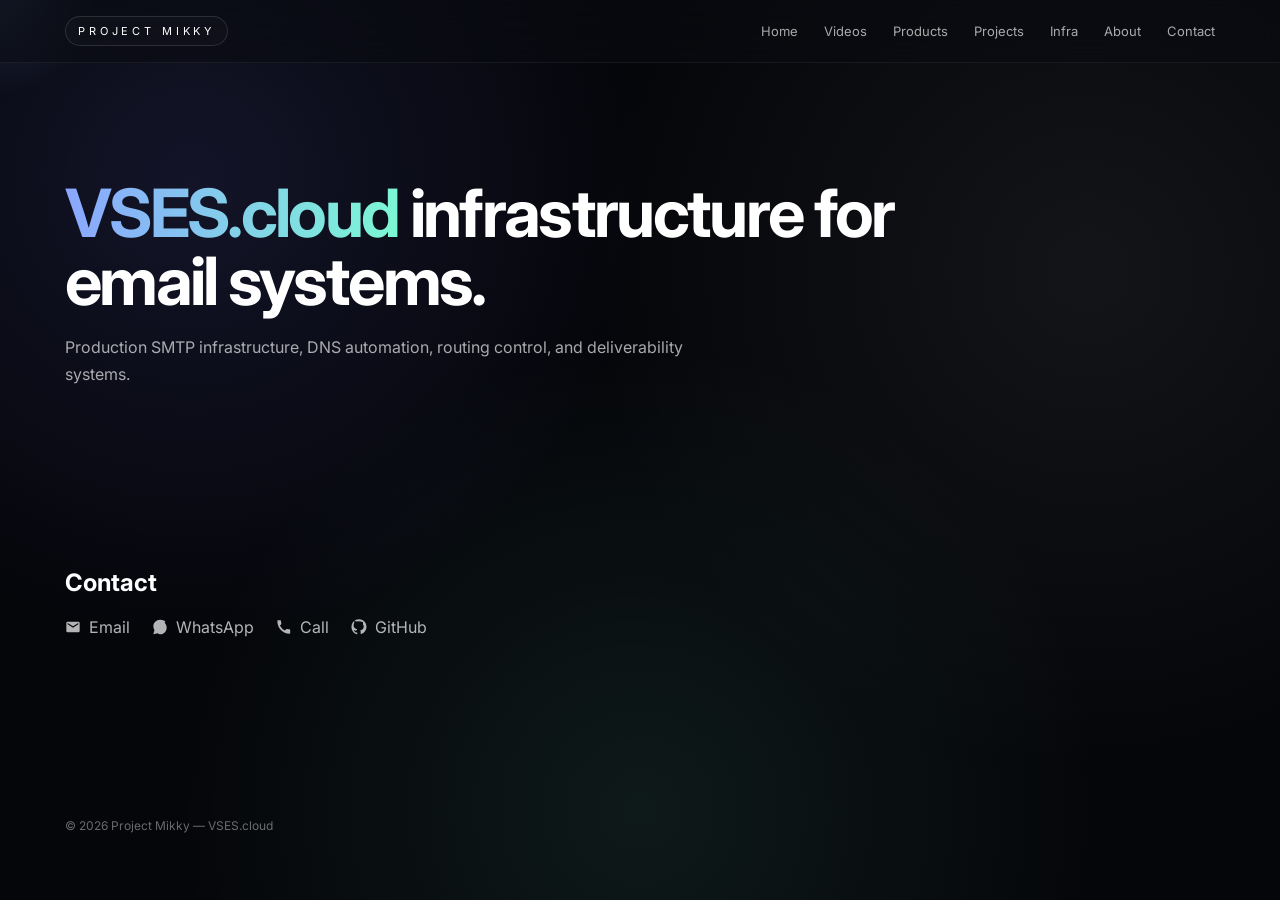
<file: index.html>
<!DOCTYPE html>
<html lang="en">
<head>

<meta charset="UTF-8" />
<meta name="viewport" content="width=device-width, initial-scale=1.0"/>

<title>Project Mikky | VSES.cloud</title>

<link href="https://fonts.googleapis.com/css2?family=Inter:wght@300;400;500;600;700&display=swap" rel="stylesheet">
<link rel="stylesheet" href="assets/css/style.css">

</head>

<body>

<!-- BACKGROUND -->
<div class="bg"></div>

<!-- CURSOR -->
<div class="cursor" id="cursor"></div>

<!-- NAVIGATION -->
<nav>

    <div class="container nav-inner">

        <!-- LOGO -->
        <a href="index.html" class="logo">
            PROJECT MIKKY
        </a>

        <!-- NAV LINKS -->
        <div class="nav-right">

            <a href="index.html">Home</a>
            <a href="videos.html">Videos</a>
            <a href="products.html">Products</a>
            <a href="projects.html">Projects</a>
            <a href="infra.html">Infra</a>
            <a href="about.html">About</a>
            <a href="contact.html">Contact</a>

        </div>

    </div>

</nav>

<!-- HERO -->
<section class="hero container reveal">

    <h1>
        <span>VSES.cloud</span>
        infrastructure for email systems.
    </h1>

    <p>
        Production SMTP infrastructure,
        DNS automation,
        routing control,
        and deliverability systems.
    </p>

</section>

<!-- CONTACT -->
<section class="section container reveal contact">

    <h2 style="margin-bottom:20px;">
        Contact
    </h2>

    <div>

        <a href="mailto:michael@projectmikky.com">

            <svg class="icon" viewBox="0 0 24 24" width="16" height="16" fill="currentColor">
                <path d="M20 4H4a2 2 0 00-2 2v12a2 2 0 002 2h16a2 2 0 002-2V6a2 2 0 00-2-2zm0 4l-8 5-8-5V6l8 5 8-5v2z"/>
            </svg>

            Email

        </a>

        <a href="https://wa.me/2349040000902">

            <svg class="icon" viewBox="0 0 24 24" width="16" height="16" fill="currentColor">
                <path d="M20 3.5A11.8 11.8 0 0012 1C6.5 1 2 5.5 2 11c0 2 .6 3.9 1.7 5.5L2 23l6.7-1.7A11.9 11.9 0 0012 23c5.5 0 10-4.5 10-10 0-3-1.2-5.8-3-7.5z"/>
            </svg>

            WhatsApp

        </a>

        <a href="tel:+2349040000902">

            <svg class="icon" viewBox="0 0 24 24" width="16" height="16" fill="currentColor">
                <path d="M6.6 10.8a15.6 15.6 0 006.6 6.6l2.2-2.2c.3-.3.7-.4 1.1-.3 1.2.4 2.5.6 3.8.6.6 0 1 .4 1 1V21c0 .6-.4 1-1 1C10.3 22 2 13.7 2 3c0-.6.4-1 1-1h3.5c.6 0 1 .4 1 1 0 1.3.2 2.6.6 3.8.1.4 0 .8-.3 1.1l-2.2 2.2z"/>
            </svg>

            Call

        </a>

        <a href="https://github.com/projectmikky/vses-cloud">

            <svg class="icon" viewBox="0 0 24 24" width="16" height="16" fill="currentColor">
                <path d="M12 .5C5.7.5.7 5.6.7 12c0 5.1 3.3 9.5 7.9 11 0.6.1.8-.3.8-.6v-2.2c-3.2.7-3.9-1.4-3.9-1.4-.5-1.3-1.2-1.7-1.2-1.7-1-.7.1-.7.1-.7 1.1.1 1.7 1.2 1.7 1.2 1 .1 2-.7 2.5-1.1.1-.7.4-1.2.7-1.5-2.6-.3-5.4-1.3-5.4-6 0-1.3.5-2.4 1.2-3.2-.1-.3-.5-1.5.1-3.1 0 0 1-.3 3.3 1.2a11 11 0 016 0C16.8 4.4 17.8 4.7 17.8 4.7c.6 1.6.2 2.8.1 3.1.8.8 1.2 1.9 1.2 3.2 0 4.7-2.8 5.7-5.4 6 .4.3.8 1 .8 2v3c0 .3.2.7.8.6 4.6-1.5 7.9-5.9 7.9-11C23.3 5.6 18.3.5 12 .5z"/>
            </svg>

            GitHub

        </a>

    </div>

</section>

<!-- FOOTER -->
<footer>

    <div class="container">
        © 2026 Project Mikky — VSES.cloud
    </div>

</footer>

<!-- JS -->
<script src="assets/js/main.js"></script>

</body>
</html>
</file>
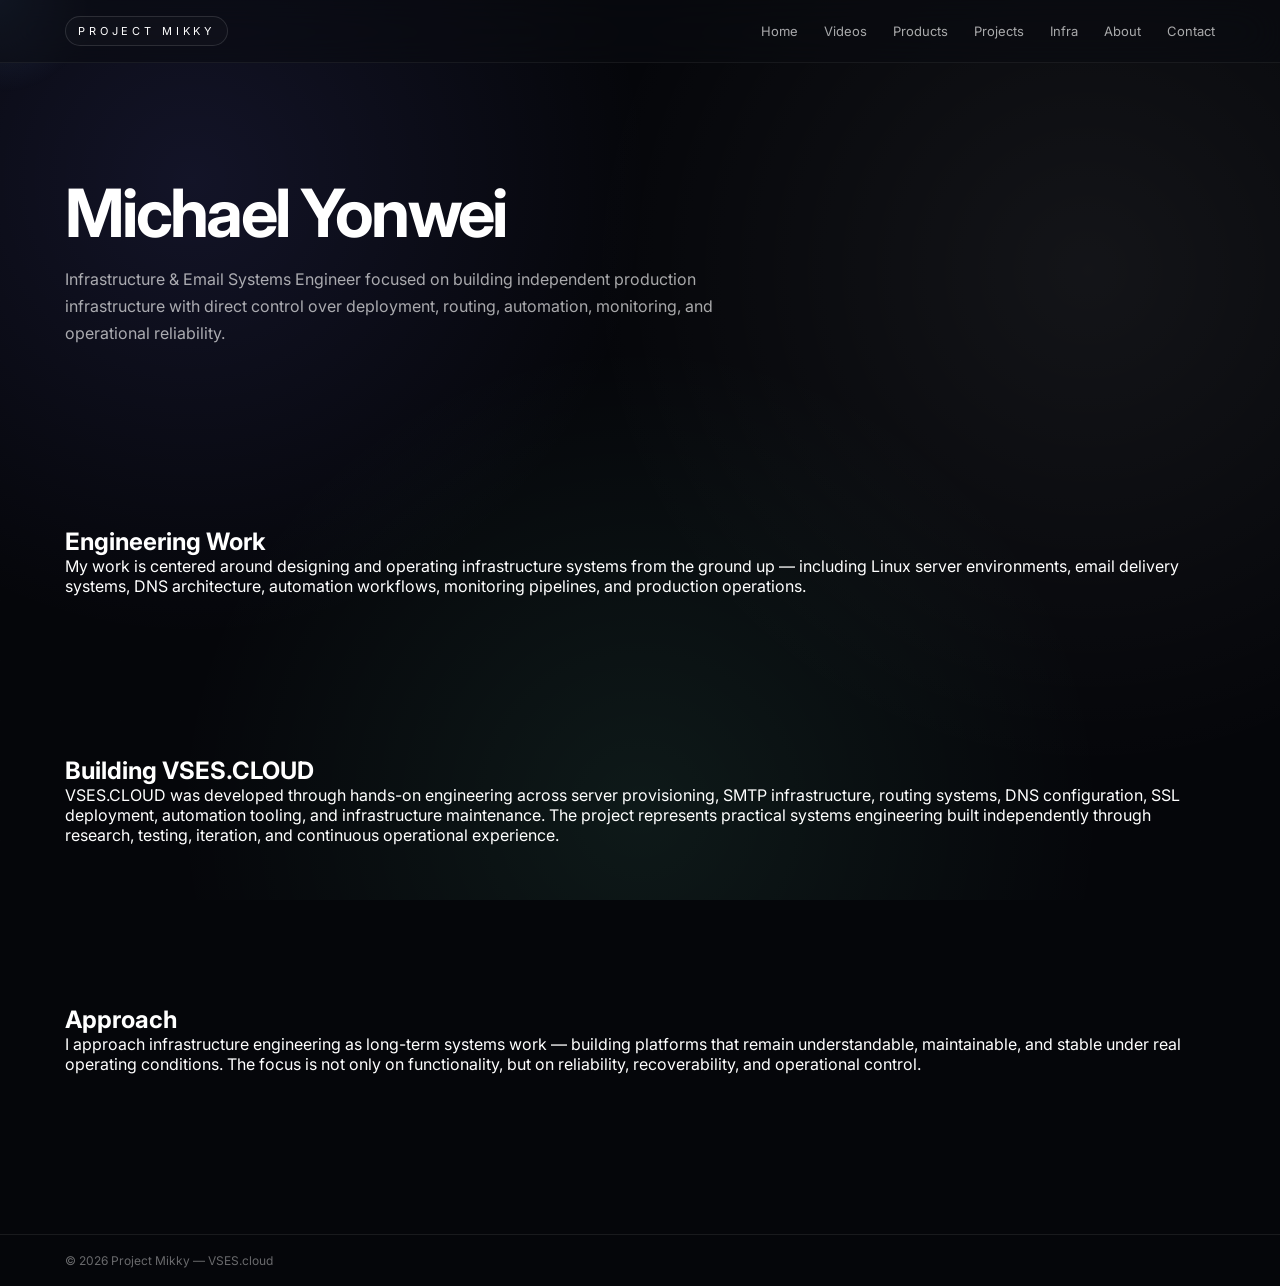
<file: about.html>
<!DOCTYPE html>
<html lang="en">
<head>

<meta charset="UTF-8" />
<meta name="viewport" content="width=device-width, initial-scale=1.0"/>

<title>About | Project Mikky</title>

<link href="https://fonts.googleapis.com/css2?family=Inter:wght@300;400;500;600;700&display=swap" rel="stylesheet">
<link rel="stylesheet" href="assets/css/style.css">

</head>

<body>

<!-- BACKGROUND -->
<div class="bg"></div>

<!-- CURSOR -->
<div class="cursor" id="cursor"></div>

<!-- NAVIGATION -->
<nav>

    <div class="container nav-inner">

        <a href="index.html" class="logo">
            PROJECT MIKKY
        </a>

        <div class="nav-right">

            <a href="index.html">Home</a>
            <a href="videos.html">Videos</a>
            <a href="products.html">Products</a>
            <a href="projects.html">Projects</a>
            <a href="infra.html">Infra</a>
            <a href="about.html" aria-current="page">About</a>
            <a href="contact.html">Contact</a>

        </div>

    </div>

</nav>

<!-- HERO -->
<section class="hero container reveal">

    <h1>
        Michael Yonwei
    </h1>

    <p>
        Infrastructure & Email Systems Engineer focused on building independent
        production infrastructure with direct control over deployment,
        routing, automation, monitoring, and operational reliability.
    </p>

</section>

<!-- SECTION -->
<section class="section container reveal">

    <h2>
        Engineering Work
    </h2>

    <p>
        My work is centered around designing and operating infrastructure systems
        from the ground up — including Linux server environments, email delivery
        systems, DNS architecture, automation workflows, monitoring pipelines,
        and production operations.
    </p>

</section>

<!-- SECTION -->
<section class="section container reveal">

    <h2>
        Building VSES.CLOUD
    </h2>

    <p>
        VSES.CLOUD was developed through hands-on engineering across server provisioning,
        SMTP infrastructure, routing systems, DNS configuration, SSL deployment,
        automation tooling, and infrastructure maintenance.
        The project represents practical systems engineering built independently
        through research, testing, iteration, and continuous operational experience.
    </p>

</section>

<!-- SECTION -->
<section class="section container reveal">

    <h2>
        Approach
    </h2>

    <p>
        I approach infrastructure engineering as long-term systems work —
        building platforms that remain understandable, maintainable,
        and stable under real operating conditions.
        The focus is not only on functionality, but on reliability,
        recoverability, and operational control.
    </p>

</section>

<!-- FOOTER -->
<footer>

    <div class="container">
        © 2026 Project Mikky — VSES.cloud
    </div>

</footer>

<!-- JS -->
<script src="assets/js/main.js"></script>

</body>
</html>
</file>
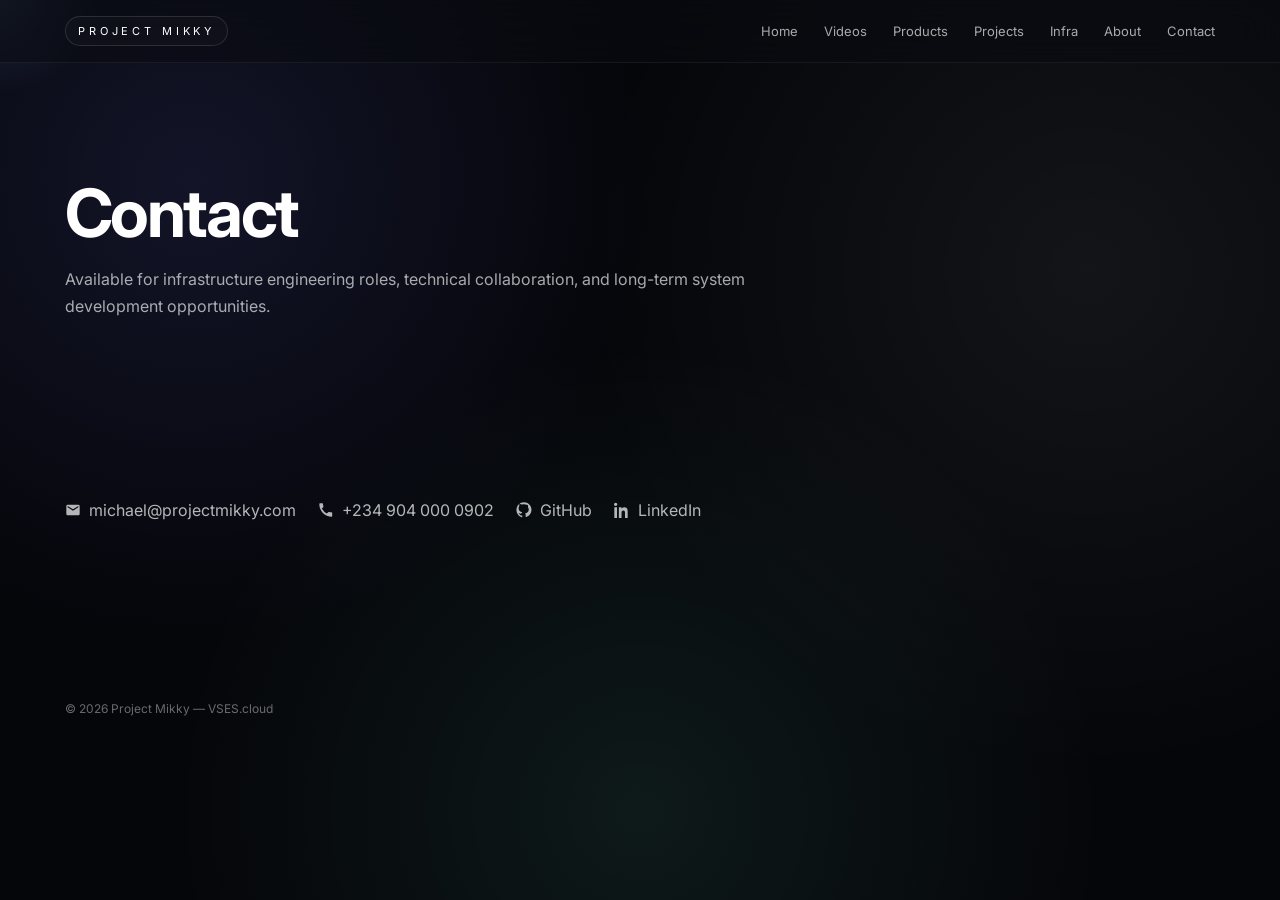
<file: contact.html>
<!DOCTYPE html>
<html lang="en">
<head>

<meta charset="UTF-8" />
<meta name="viewport" content="width=device-width, initial-scale=1.0"/>

<title>Contact | Project Mikky</title>

<link href="https://fonts.googleapis.com/css2?family=Inter:wght@300;400;500;600;700&display=swap" rel="stylesheet">
<link rel="stylesheet" href="assets/css/style.css">

</head>

<body>

<!-- BACKGROUND -->
<div class="bg"></div>

<!-- CURSOR -->
<div class="cursor" id="cursor"></div>

<!-- NAVIGATION -->
<nav>

    <div class="container nav-inner">

        <a href="index.html" class="logo">
            PROJECT MIKKY
        </a>

        <div class="nav-right">

            <a href="index.html">Home</a>
            <a href="videos.html">Videos</a>
            <a href="products.html">Products</a>
            <a href="projects.html">Projects</a>
            <a href="infra.html">Infra</a>
            <a href="about.html">About</a>
            <a href="contact.html" aria-current="page">Contact</a>

        </div>

    </div>

</nav>

<!-- HERO -->
<section class="hero container reveal">

    <h1>
        Contact
    </h1>

    <p>
        Available for infrastructure engineering roles,
        technical collaboration,
        and long-term system development opportunities.
    </p>

</section>

<!-- CONTACT -->
<section class="section container reveal contact">

    <div>

        <a href="mailto:michael@projectmikky.com">

            <svg class="icon" viewBox="0 0 24 24" width="16" height="16" fill="currentColor">
                <path d="M20 4H4a2 2 0 00-2 2v12a2 2 0 002 2h16a2 2 0 002-2V6a2 2 0 00-2-2zm0 4l-8 5-8-5V6l8 5 8-5v2z"/>
            </svg>

            michael@projectmikky.com

        </a>

        <a href="tel:+2349040000902">

            <svg class="icon" viewBox="0 0 24 24" width="16" height="16" fill="currentColor">
                <path d="M6.6 10.8a15.6 15.6 0 006.6 6.6l2.2-2.2c.3-.3.7-.4 1.1-.3 1.2.4 2.5.6 3.8.6.6 0 1 .4 1 1V21c0 .6-.4 1-1 1C10.3 22 2 13.7 2 3c0-.6.4-1 1-1h3.5c.6 0 1 .4 1 1 0 1.3.2 2.6.6 3.8.1.4 0 .8-.3 1.1l-2.2 2.2z"/>
            </svg>

            +234 904 000 0902

        </a>

        <a href="https://github.com/projectmikky/vses-cloud" target="_blank">

            <svg class="icon" viewBox="0 0 24 24" width="16" height="16" fill="currentColor">
                <path d="M12 .5C5.7.5.7 5.6.7 12c0 5.1 3.3 9.5 7.9 11 0.6.1.8-.3.8-.6v-2.2c-3.2.7-3.9-1.4-3.9-1.4-.5-1.3-1.2-1.7-1.2-1.7-1-.7.1-.7.1-.7 1.1.1 1.7 1.2 1.7 1.2 1 .1 2-.7 2.5-1.1.1-.7.4-1.2.7-1.5-2.6-.3-5.4-1.3-5.4-6 0-1.3.5-2.4 1.2-3.2-.1-.3-.5-1.5.1-3.1 0 0 1-.3 3.3 1.2a11 11 0 016 0C16.8 4.4 17.8 4.7 17.8 4.7c.6 1.6.2 2.8.1 3.1.8.8 1.2 1.9 1.2 3.2 0 4.7-2.8 5.7-5.4 6 .4.3.8 1 .8 2v3c0 .3.2.7.8.6 4.6-1.5 7.9-5.9 7.9-11C23.3 5.6 18.3.5 12 .5z"/>
            </svg>

            GitHub

        </a>

        <a href="https://linkedin.com" target="_blank">

            <svg class="icon" viewBox="0 0 24 24" width="16" height="16" fill="currentColor">
                <path d="M4.98 3.5C4.98 4.88 3.86 6 2.48 6S0 4.88 0 3.5 1.12 1 2.48 1s2.5 1.12 2.5 2.5zM.5 8h4V24h-4V8zm7 0h3.8v2.2h.1c.5-1 1.9-2.2 4-2.2 4.3 0 5.1 2.8 5.1 6.5V24h-4v-7.2c0-1.7 0-3.9-2.4-3.9s-2.8 1.8-2.8 3.8V24h-4V8z"/>
            </svg>

            LinkedIn

        </a>

    </div>

</section>

<!-- FOOTER -->
<footer>

    <div class="container">
        © 2026 Project Mikky — VSES.cloud
    </div>

</footer>

<!-- JS -->
<script src="assets/js/main.js"></script>

</body>
</html>
</file>
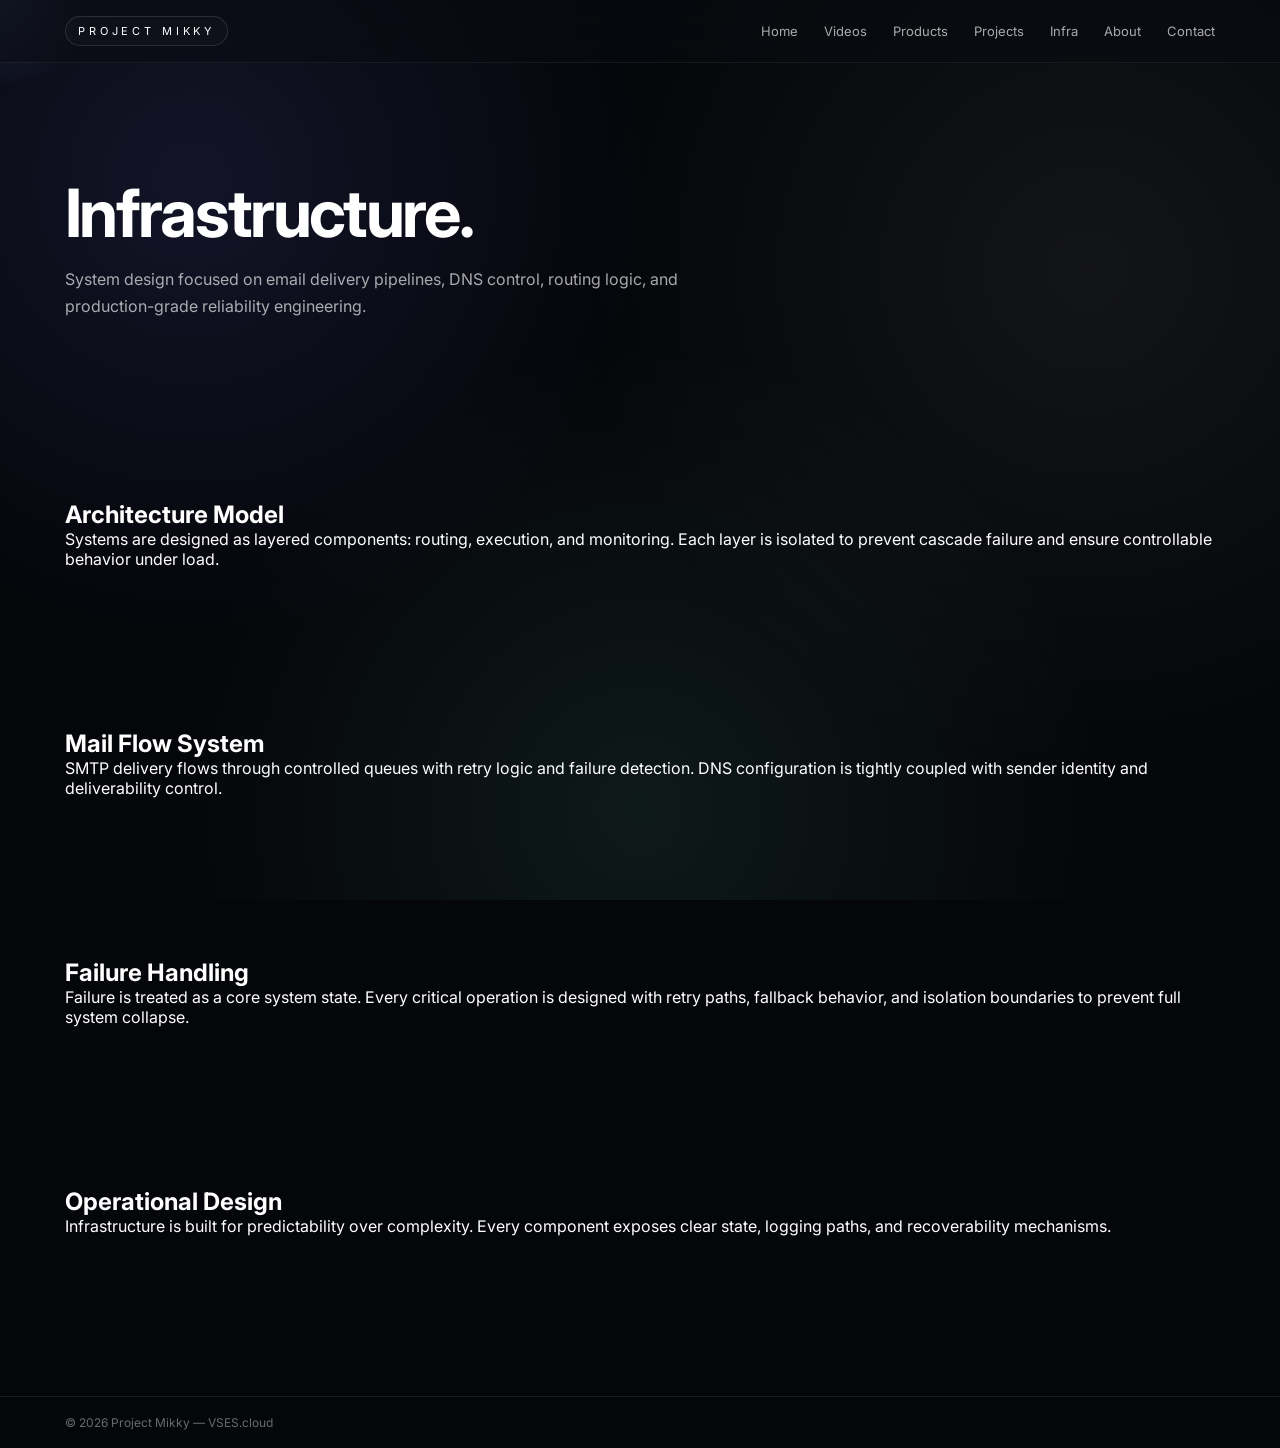
<file: infra.html>
<!DOCTYPE html>
<html lang="en">
<head>

<meta charset="UTF-8" />
<meta name="viewport" content="width=device-width, initial-scale=1.0"/>

<title>Infra | Project Mikky</title>

<link href="https://fonts.googleapis.com/css2?family=Inter:wght@300;400;500;600;700&display=swap" rel="stylesheet">
<link rel="stylesheet" href="assets/css/style.css">

</head>

<body>

<div class="bg"></div>
<div class="cursor" id="cursor"></div>

<nav>
    <div class="container nav-inner">

        <a href="index.html" class="logo">PROJECT MIKKY</a>

        <div class="nav-right">
            <a href="index.html">Home</a>
            <a href="videos.html">Videos</a>
            <a href="products.html">Products</a>
            <a href="projects.html">Projects</a>
            <a href="infra.html">Infra</a>
            <a href="about.html">About</a>
            <a href="contact.html">Contact</a>
        </div>

    </div>
</nav>

<section class="hero container reveal">

    <h1>Infrastructure.</h1>

    <p>
        System design focused on email delivery pipelines, DNS control, routing logic,
        and production-grade reliability engineering.
    </p>

</section>

<section class="section container reveal">

    <h2>Architecture Model</h2>
    <p>
        Systems are designed as layered components: routing, execution, and monitoring.
        Each layer is isolated to prevent cascade failure and ensure controllable behavior under load.
    </p>

</section>

<section class="section container reveal">

    <h2>Mail Flow System</h2>
    <p>
        SMTP delivery flows through controlled queues with retry logic and failure detection.
        DNS configuration is tightly coupled with sender identity and deliverability control.
    </p>

</section>

<section class="section container reveal">

    <h2>Failure Handling</h2>
    <p>
        Failure is treated as a core system state. Every critical operation is designed with
        retry paths, fallback behavior, and isolation boundaries to prevent full system collapse.
    </p>

</section>

<section class="section container reveal">

    <h2>Operational Design</h2>
    <p>
        Infrastructure is built for predictability over complexity.
        Every component exposes clear state, logging paths, and recoverability mechanisms.
    </p>

</section>

<footer>
    <div class="container">
        © 2026 Project Mikky — VSES.cloud
    </div>
</footer>

<script src="assets/js/main.js"></script>

</body>
</html>
</file>
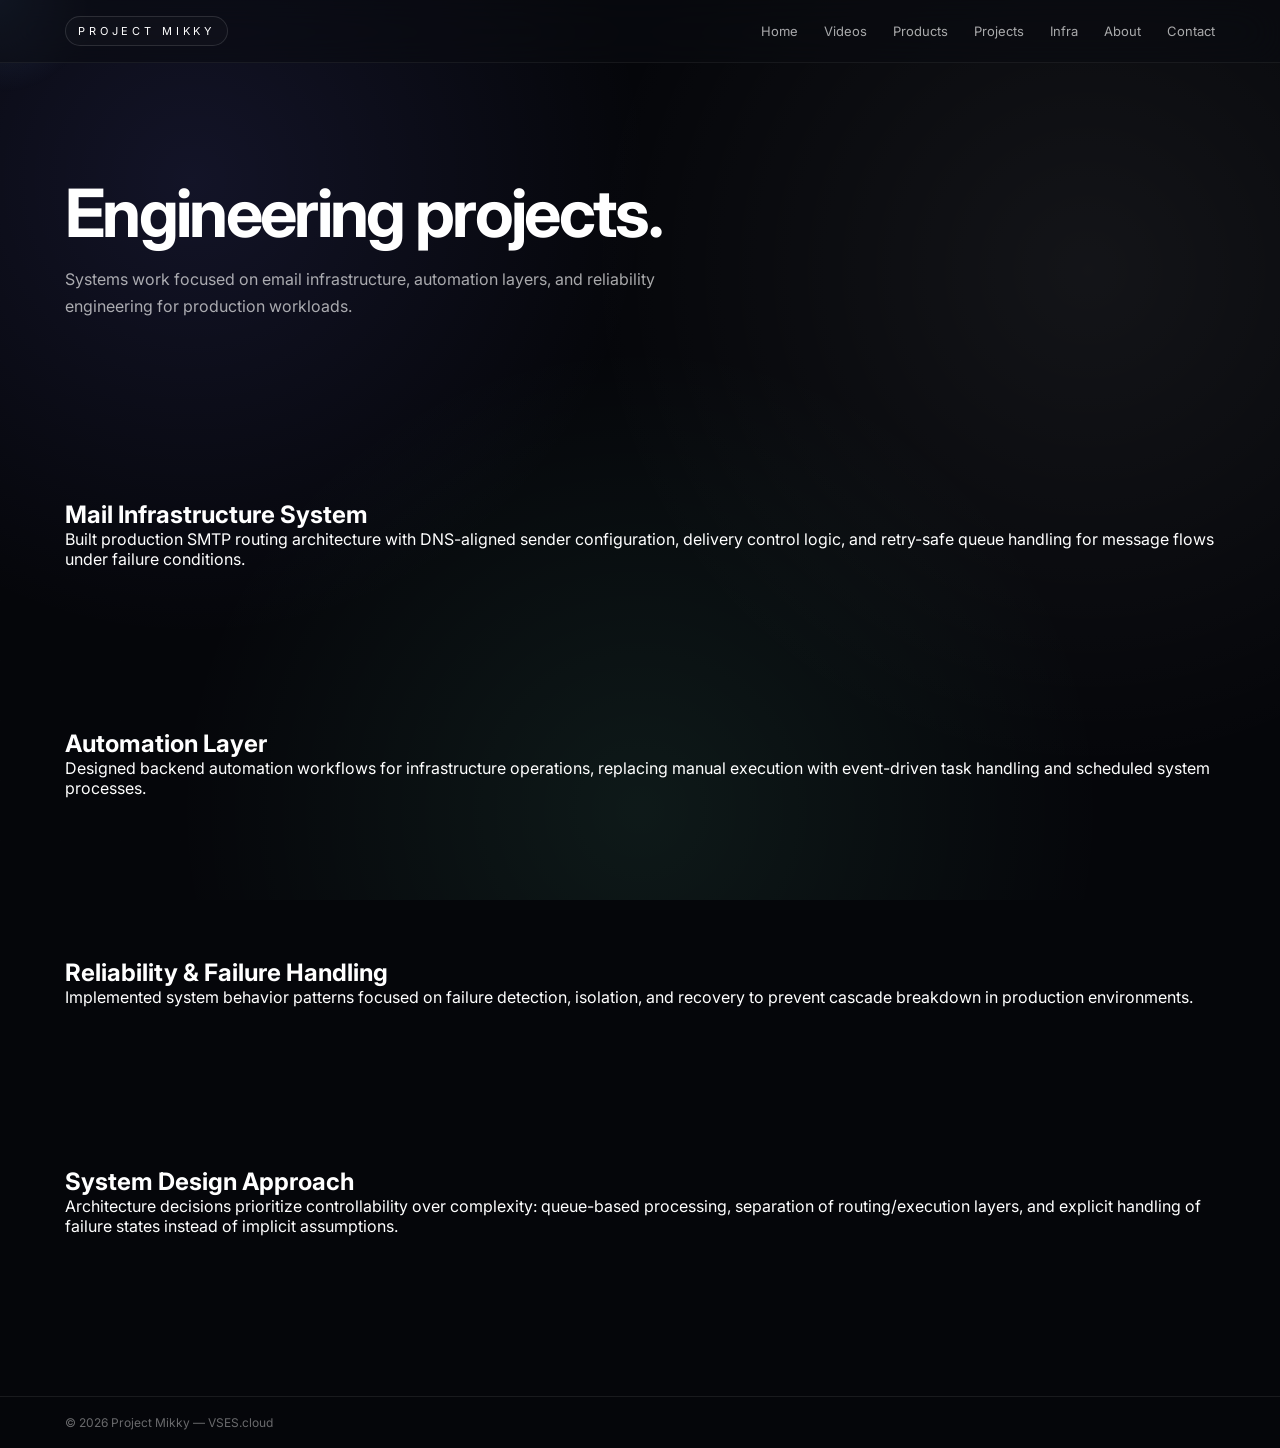
<file: projects.html>
<!DOCTYPE html>
<html lang="en">
<head>

<meta charset="UTF-8" />
<meta name="viewport" content="width=device-width, initial-scale=1.0"/>

<title>Projects | Project Mikky</title>

<link href="https://fonts.googleapis.com/css2?family=Inter:wght@300;400;500;600;700&display=swap" rel="stylesheet">
<link rel="stylesheet" href="assets/css/style.css">

</head>

<body>

<!-- BACKGROUND -->
<div class="bg"></div>

<!-- CURSOR -->
<div class="cursor" id="cursor"></div>

<!-- NAVIGATION -->
<nav>

    <div class="container nav-inner">

        <a href="index.html" class="logo">
            PROJECT MIKKY
        </a>

        <div class="nav-right">

            <a href="index.html">Home</a>
            <a href="videos.html">Videos</a>
            <a href="products.html">Products</a>
            <a href="projects.html">Projects</a>
            <a href="infra.html">Infra</a>
            <a href="about.html">About</a>
            <a href="contact.html">Contact</a>

        </div>

    </div>

</nav>

<!-- HERO -->
<section class="hero container reveal">

    <h1>
        Engineering projects.
    </h1>

    <p>
        Systems work focused on email infrastructure, automation layers,
        and reliability engineering for production workloads.
    </p>

</section>

<!-- CONTENT -->
<section class="section container reveal">

    <h2>Mail Infrastructure System</h2>
    <p>
        Built production SMTP routing architecture with DNS-aligned sender configuration,
        delivery control logic, and retry-safe queue handling for message flows under failure conditions.
    </p>

</section>

<section class="section container reveal">

    <h2>Automation Layer</h2>
    <p>
        Designed backend automation workflows for infrastructure operations,
        replacing manual execution with event-driven task handling and scheduled system processes.
    </p>

</section>

<section class="section container reveal">

    <h2>Reliability & Failure Handling</h2>
    <p>
        Implemented system behavior patterns focused on failure detection, isolation,
        and recovery to prevent cascade breakdown in production environments.
    </p>

</section>

<section class="section container reveal">

    <h2>System Design Approach</h2>
    <p>
        Architecture decisions prioritize controllability over complexity:
        queue-based processing, separation of routing/execution layers,
        and explicit handling of failure states instead of implicit assumptions.
    </p>

</section>

<!-- FOOTER -->
<footer>

    <div class="container">
        © 2026 Project Mikky — VSES.cloud
    </div>

</footer>

<script src="assets/js/main.js"></script>

</body>
</html>
</file>
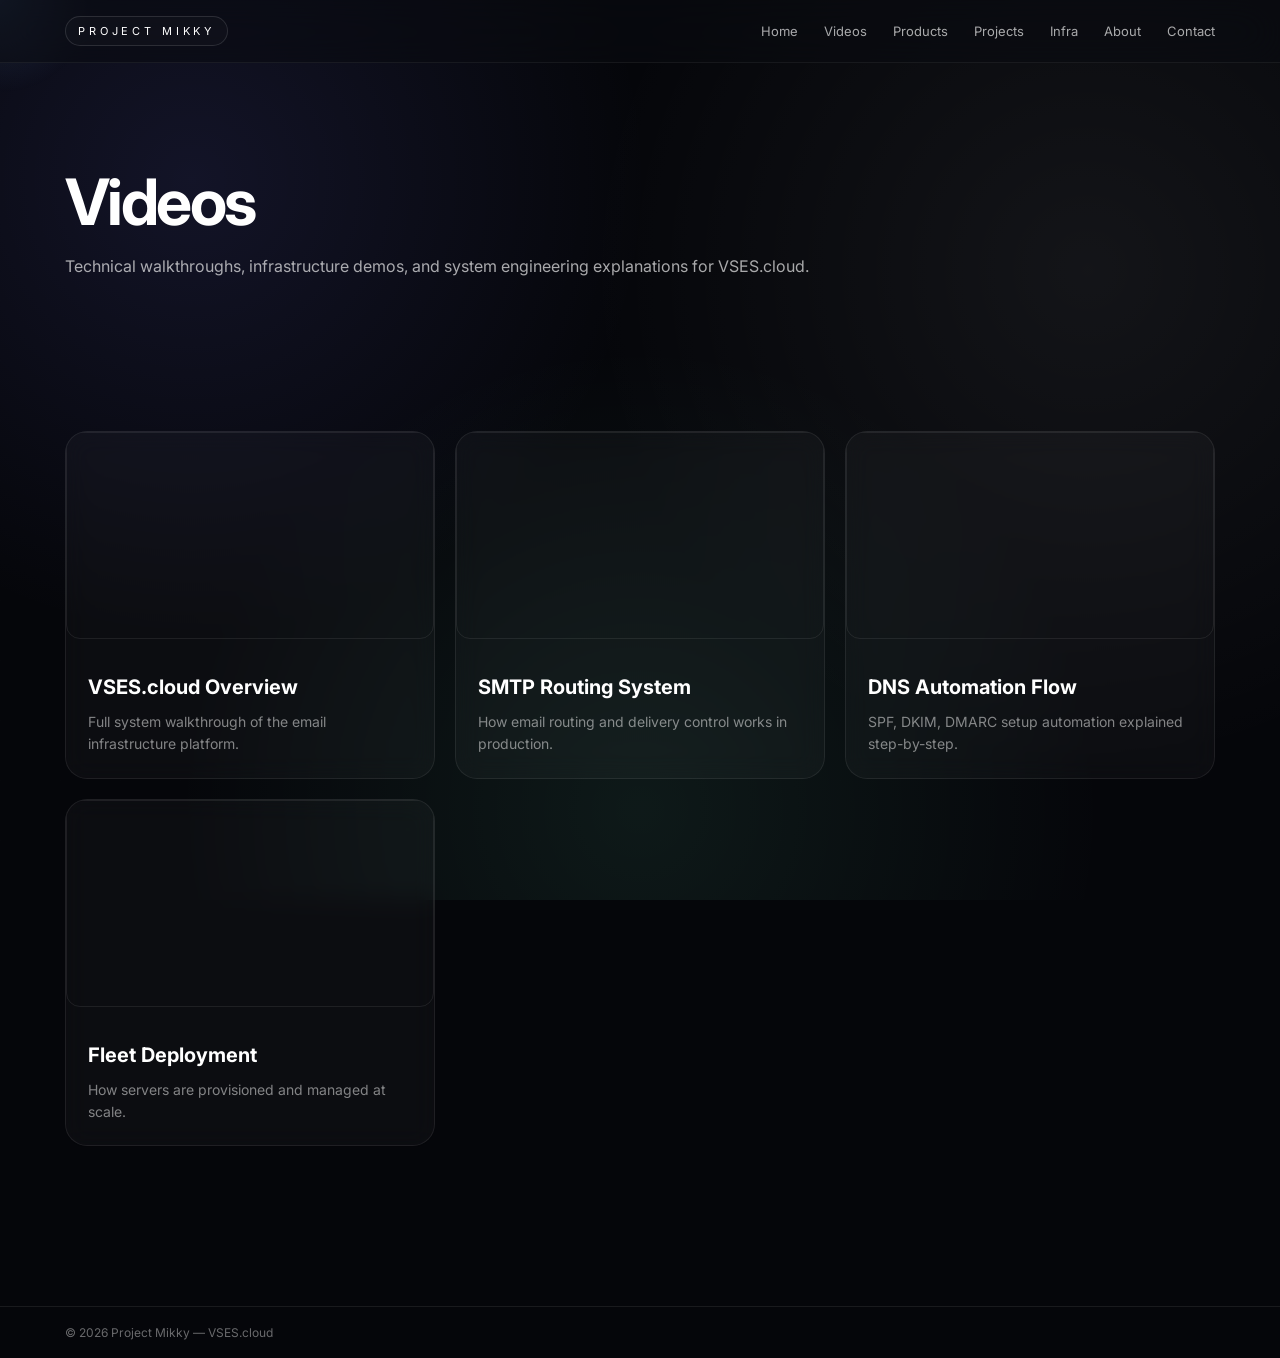
<file: videos.html>
<!DOCTYPE html>
<html lang="en">
<head>

<meta charset="UTF-8" />
<meta name="viewport" content="width=device-width, initial-scale=1.0"/>

<title>Videos | Project Mikky</title>

<link href="https://fonts.googleapis.com/css2?family=Inter:wght@300;400;500;600;700&display=swap" rel="stylesheet">
<link rel="stylesheet" href="assets/css/style.css">

<!-- EXTRA VIDEO STYLE (ONLY FOR EMBEDS) -->
<style>

.video-frame {
    width: 100%;
    aspect-ratio: 16 / 9;
    border-radius: 14px;
    overflow: hidden;
    border: 1px solid rgba(255,255,255,0.08);
}

.video-frame iframe {
    width: 100%;
    height: 100%;
    border: 0;
}

.card-content h3 {
    margin-top: 14px;
}

.card-content p {
    margin-top: 6px;
    opacity: 0.75;
    font-size: 14px;
    line-height: 1.6;
}

.grid {
    display: grid;
    grid-template-columns: repeat(auto-fit, minmax(280px, 1fr));
    gap: 20px;
}

</style>

</head>

<body>

<!-- BACKGROUND -->
<div class="bg"></div>

<!-- CURSOR -->
<div class="cursor" id="cursor"></div>

<!-- NAV -->
<nav>

<div class="container nav-inner">

    <a href="index.html" class="logo">PROJECT MIKKY</a>

    <div class="nav-right">

        <a href="index.html">Home</a>
        <a href="videos.html">Videos</a>
        <a href="products.html">Products</a>
        <a href="projects.html">Projects</a>
        <a href="infra.html">Infra</a>
        <a href="about.html">About</a>
        <a href="contact.html">Contact</a>

    </div>

</div>

</nav>

<!-- HERO -->
<section class="page-hero container reveal">

    <h1 class="page-title">Videos</h1>

    <p class="page-subtitle">
        Technical walkthroughs, infrastructure demos,
        and system engineering explanations for VSES.cloud.
    </p>

</section>

<!-- VIDEOS GRID -->
<section class="section container">

<div class="grid">

    <!-- VIDEO 1 -->
    <div class="card reveal">

        <div class="video-frame">
            <iframe src="https://www.youtube.com/embed/VIDEO_ID_1" allowfullscreen></iframe>
        </div>

        <div class="card-content">
            <h3>VSES.cloud Overview</h3>
            <p>Full system walkthrough of the email infrastructure platform.</p>
        </div>

    </div>

    <!-- VIDEO 2 -->
    <div class="card reveal">

        <div class="video-frame">
            <iframe src="https://www.youtube.com/embed/VIDEO_ID_2" allowfullscreen></iframe>
        </div>

        <div class="card-content">
            <h3>SMTP Routing System</h3>
            <p>How email routing and delivery control works in production.</p>
        </div>

    </div>

    <!-- VIDEO 3 -->
    <div class="card reveal">

        <div class="video-frame">
            <iframe src="https://www.youtube.com/embed/VIDEO_ID_3" allowfullscreen></iframe>
        </div>

        <div class="card-content">
            <h3>DNS Automation Flow</h3>
            <p>SPF, DKIM, DMARC setup automation explained step-by-step.</p>
        </div>

    </div>

    <!-- VIDEO 4 -->
    <div class="card reveal">

        <div class="video-frame">
            <iframe src="https://www.youtube.com/embed/VIDEO_ID_4" allowfullscreen></iframe>
        </div>

        <div class="card-content">
            <h3>Fleet Deployment</h3>
            <p>How servers are provisioned and managed at scale.</p>
        </div>

    </div>

</div>

</section>

<!-- FOOTER -->
<footer>
<div class="container">
    © 2026 Project Mikky — VSES.cloud
</div>
</footer>

<script src="assets/js/main.js"></script>

</body>
</html>
</file>
<file: assets/css/style.css>
*{
    margin:0;
    padding:0;
    box-sizing:border-box;
}

html{
    scroll-behavior:smooth;
}

body{
    font-family:Inter,sans-serif;
    background:#05060a;
    color:#fff;
    overflow-x:hidden;
}

/* BACKGROUND */

.bg{
    position:fixed;
    inset:0;
    background:
        radial-gradient(circle at 15% 20%, rgba(120,120,255,0.12), transparent 35%),
        radial-gradient(circle at 85% 30%, rgba(255,255,255,0.06), transparent 40%),
        radial-gradient(circle at 50% 90%, rgba(120,255,200,0.08), transparent 45%),
        #05060a;
    z-index:0;
}

.bg::after{
    content:"";
    position:absolute;
    inset:0;
    background-image:
        linear-gradient(rgba(255,255,255,0.04) 1px, transparent 1px),
        linear-gradient(90deg, rgba(255,255,255,0.04) 1px, transparent 1px);
    background-size:60px 60px;
    opacity:0.05;
}

/* CURSOR */

.cursor{
    position:fixed;
    width:220px;
    height:220px;
    border-radius:50%;
    pointer-events:none;
    background:radial-gradient(circle, rgba(120,180,255,0.15), transparent 60%);
    transform:translate(-50%,-50%);
    transition:transform 0.08s linear;
    z-index:1;
}

/* CONTAINER */

.container{
    width:min(1150px,92vw);
    margin:0 auto;
    position:relative;
    z-index:2;
}

/* NAVIGATION */

nav{
    position:fixed;
    top:0;
    width:100%;
    padding:16px 0;
    background:rgba(10,12,18,0.55);
    backdrop-filter:blur(20px);
    border-bottom:1px solid rgba(255,255,255,0.06);
    z-index:1000;
}

.nav-inner{
    display:flex;
    justify-content:space-between;
    align-items:center;
}

/* LOGO */

.logo{
    font-size:11px;
    letter-spacing:0.35em;
    padding:7px 12px;
    border:1px solid rgba(255,255,255,0.12);
    border-radius:999px;
    color:#fff;
    background:rgba(255,255,255,0.02);
    text-decoration:none;
    transition:0.2s;
}

.logo:hover{
    border-color:rgba(255,255,255,0.25);
}

/* NAV LINKS */

.nav-right{
    display:flex;
    gap:26px;
}

.nav-right a{
    font-size:13px;
    color:rgba(255,255,255,0.65);
    text-decoration:none;
    transition:0.2s;
}

.nav-right a:hover{
    color:#fff;
}

/* HERO */

.hero{
    padding:180px 0 100px;
}

.hero h1{
    font-size:clamp(44px,5.2vw,84px);
    line-height:1.02;
    letter-spacing:-0.04em;
    max-width:950px;
}

.hero h1 span{
    background:linear-gradient(90deg,#8aa7ff,#7cf7d4);
    -webkit-background-clip:text;
    -webkit-text-fill-color:transparent;
}

.hero p{
    margin-top:18px;
    max-width:680px;
    color:rgba(255,255,255,0.65);
    font-size:16px;
    line-height:1.7;
}

/* PAGE HERO */

.page-hero{
    padding:170px 0 70px;
}

.page-title{
    font-size:clamp(42px,5vw,72px);
    line-height:1;
    letter-spacing:-0.04em;
}

.page-subtitle{
    margin-top:18px;
    max-width:760px;
    color:rgba(255,255,255,0.65);
    font-size:16px;
    line-height:1.8;
}

/* SECTION */

.section{
    padding:80px 0;
}

/* GRID */

.grid{
    display:grid;
    grid-template-columns:repeat(auto-fit,minmax(320px,1fr));
    gap:24px;
}

/* CARD */

.card{
    background:rgba(255,255,255,0.03);
    border:1px solid rgba(255,255,255,0.08);
    border-radius:22px;
    overflow:hidden;
    backdrop-filter:blur(12px);
    transition:0.3s ease;
}

.card:hover{
    transform:translateY(-6px);
    border-color:rgba(140,180,255,0.25);
}

.card img{
    width:100%;
    display:block;
}

.card-content{
    padding:22px;
}

.card-content h3{
    margin-bottom:12px;
    font-size:20px;
}

.card-content p{
    color:rgba(255,255,255,0.65);
    line-height:1.7;
    font-size:15px;
}

/* CONTACT */

.contact a{
    margin-right:18px;
    color:rgba(255,255,255,0.7);
    text-decoration:none;
    display:inline-flex;
    align-items:center;
    gap:8px;
    transition:0.2s;
}

.contact a:hover{
    color:#fff;
}

/* FOOTER */

footer{
    border-top:1px solid rgba(255,255,255,0.08);
    padding:18px 0;
    margin-top:80px;
    color:rgba(255,255,255,0.4);
    font-size:12px;
}

/* REVEAL */

.reveal{
    opacity:0;
    transform:translateY(18px);
    transition:0.9s ease;
}

.reveal.visible{
    opacity:1;
    transform:translateY(0);
}

/* MOBILE */

@media(max-width:900px){

    .nav-right{
        gap:18px;
    }

}

@media(max-width:768px){

    .hero{
        padding:150px 0 70px;
    }

    .hero h1{
        font-size:clamp(38px,10vw,58px);
    }

    .hero p{
        font-size:15px;
    }

    .page-hero{
        padding:150px 0 60px;
    }

    .page-title{
        font-size:42px;
    }

    .page-subtitle{
        font-size:15px;
    }

    .nav-inner{
        flex-direction:column;
        gap:16px;
    }

    .nav-right{
        flex-wrap:wrap;
        justify-content:center;
        gap:14px;
    }

    .nav-right a{
        font-size:12px;
    }

    .grid{
        grid-template-columns:1fr;
    }

}

@media(max-width:480px){

    .hero{
        padding-top:145px;
    }

    .hero h1{
        line-height:1.08;
    }

    .section{
        padding:60px 0;
    }

}
</file>
